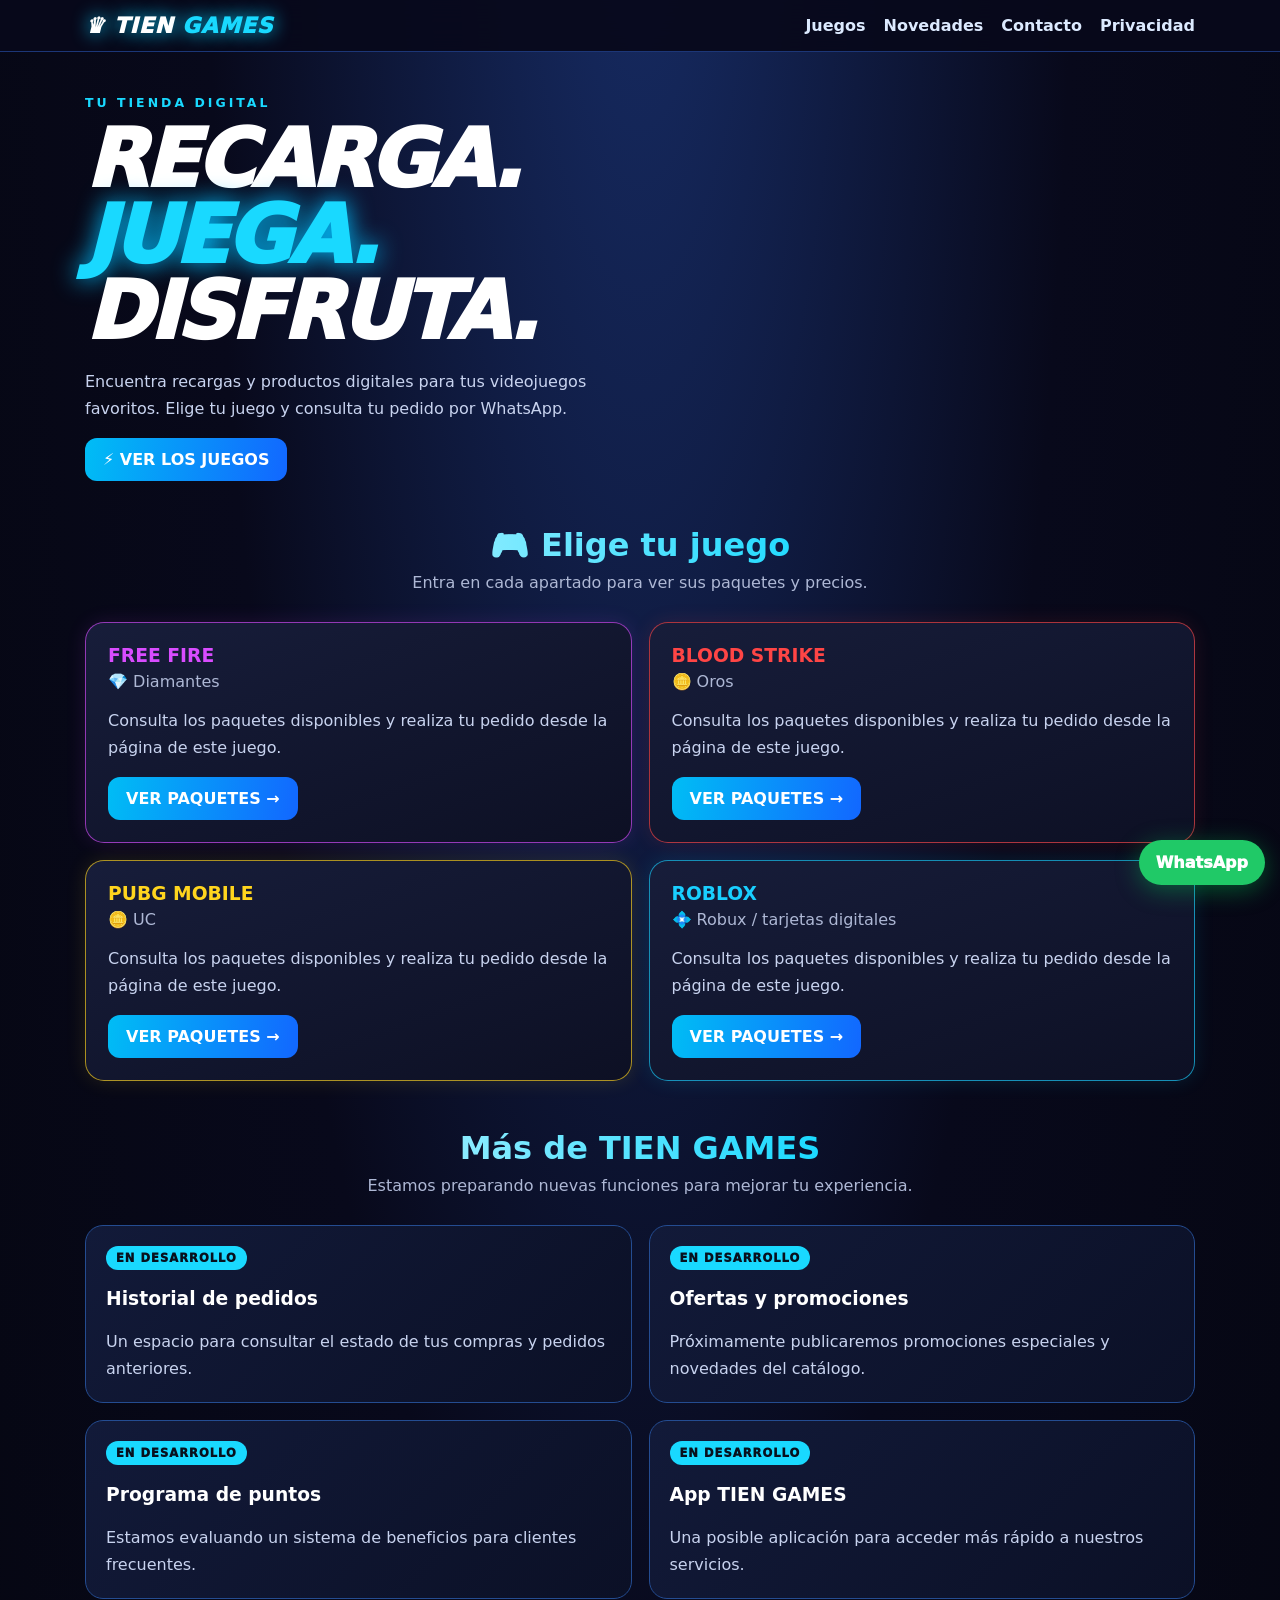
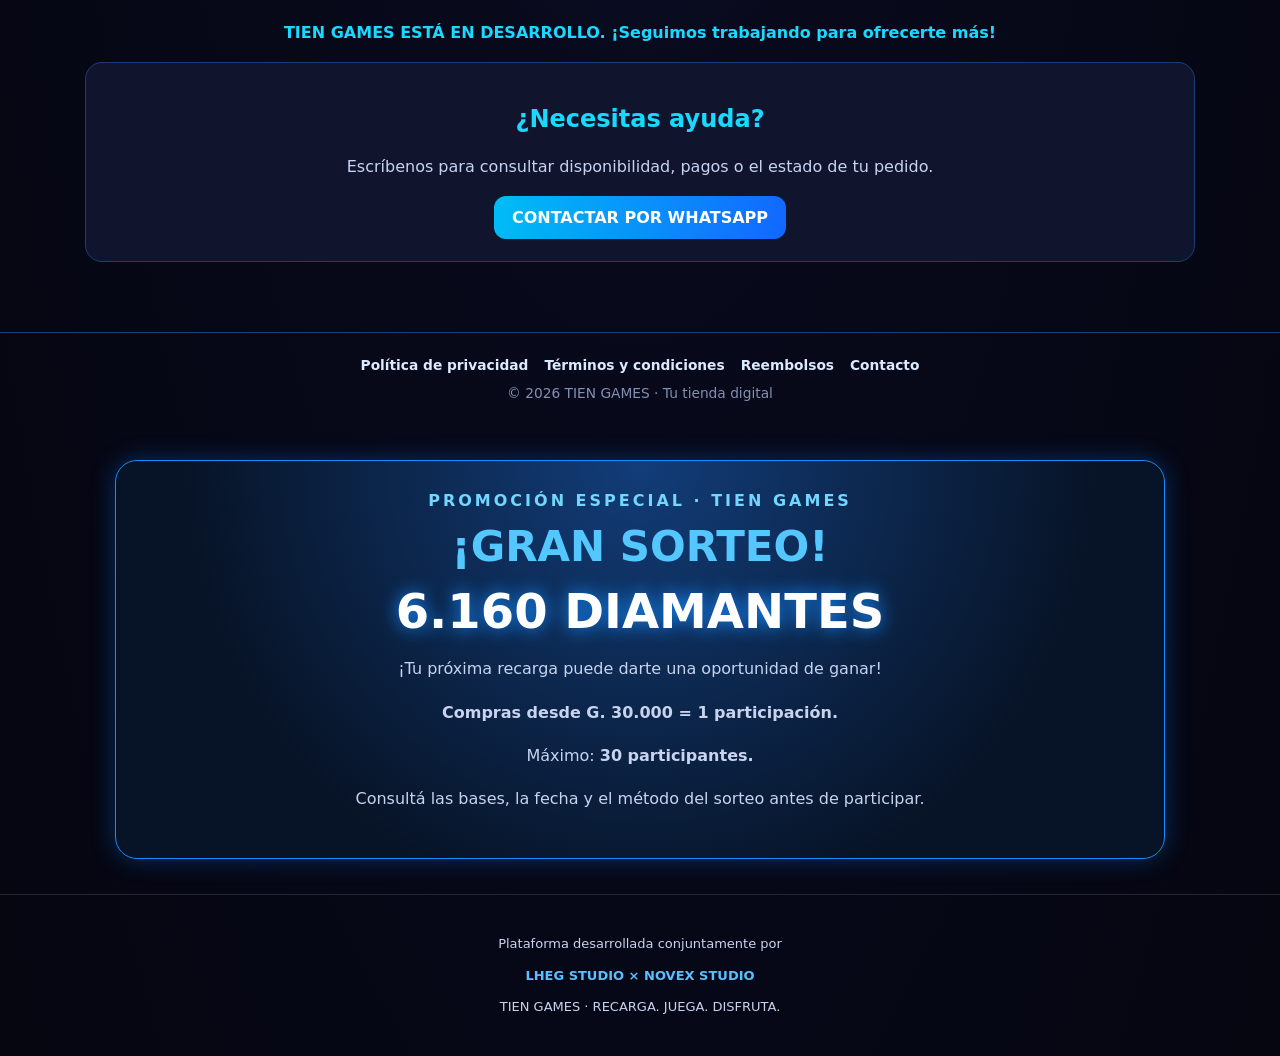
<file: index-respaldo-20261125-003722.html>
<!doctype html><html lang="es" translate="no"><head><meta charset="utf-8"><meta name="viewport" content="width=device-width,initial-scale=1"><meta name="google" content="notranslate"><meta name="theme-color" content="#08091b"><title>Tu tienda digital | TIEN GAMES</title><style>
:root{--bg:#070817;--panel:#11152b;--muted:#aeb8d5;--cyan:#19d9ff;--purple:#b34cff}
*{box-sizing:border-box}html{scroll-behavior:smooth}
body{margin:0;background:radial-gradient(ellipse at 50% -10%,#172d67 0%,#08091b 48%,#050610 100%);color:#fff;font-family:system-ui,-apple-system,Segoe UI,Roboto,Arial,sans-serif}
header{position:sticky;top:0;z-index:10;background:#08091bef;border-bottom:1px solid #1c3677;backdrop-filter:blur(14px)}
nav{max-width:1150px;margin:auto;padding:13px 20px;display:flex;align-items:center;justify-content:space-between;gap:14px}
.brand{font-size:1.35rem;font-weight:1000;letter-spacing:1px;font-style:italic;text-shadow:0 0 18px #08cfff;color:white;text-decoration:none}
.brand span{color:var(--cyan)}.navlinks{display:flex;gap:18px;flex-wrap:wrap}.navlinks a,footer a{color:#dceaff;text-decoration:none;font-weight:700}
main{max-width:1150px;margin:auto;padding:28px 20px 55px}
.hero{display:grid;grid-template-columns:1fr .9fr;gap:25px;align-items:center;margin:15px 0 45px}
.kicker{color:var(--cyan);font-weight:900;letter-spacing:3px;text-transform:uppercase;font-size:.78rem}
h1{font-size:clamp(2.5rem,7vw,5rem);line-height:.95;margin:12px 0 18px;font-weight:1000;font-style:italic;letter-spacing:-3px}
h1 span{color:var(--cyan);text-shadow:0 0 24px #00bfff}
p{color:#c8d3ef;line-height:1.7}.poster{width:100%;max-height:430px;object-fit:cover;object-position:top;border-radius:22px;border:1px solid #347dff;box-shadow:0 0 32px #124bff65}
.cta,.button{display:inline-block;background:linear-gradient(100deg,#00bdf5,#1267ff);color:white;text-decoration:none;font-weight:900;padding:12px 18px;border:0;border-radius:12px}
.section-title{text-align:center;margin:20px 0 25px}.section-title h2{font-size:2rem;margin-bottom:5px}.section-title p{margin-top:0;color:var(--muted)}
.games{display:grid;grid-template-columns:repeat(2,1fr);gap:17px}
.game{background:linear-gradient(160deg,#171d3a,#0d1024);border:1px solid color-mix(in srgb,var(--accent),transparent 35%);border-radius:19px;padding:22px;box-shadow:0 0 20px color-mix(in srgb,var(--accent),transparent 88%)}
.game h2,.game h3{color:var(--accent);margin:0 0 6px}.sub{color:var(--muted);margin-bottom:14px}
.pack{display:flex;justify-content:space-between;align-items:center;gap:8px;padding:11px 0;border-top:1px solid #ffffff16;font-size:.92rem}
.pack b{white-space:nowrap}.pack a{background:var(--accent);color:#06101e;font-weight:900;padding:7px 10px;border-radius:8px;text-decoration:none}
.card{background:#10152d;border:1px solid #1b3d78;border-radius:17px;padding:22px;margin:15px 0}
.card h2{color:var(--cyan)}.back{display:inline-block;margin:0 0 18px;color:var(--cyan);text-decoration:none;font-weight:800}
footer{text-align:center;color:#8390b2;padding:24px 15px;border-top:1px solid #1b3d78;font-size:.86rem}
footer .footlinks{display:flex;justify-content:center;gap:16px;flex-wrap:wrap;margin:0 0 12px}
.float-wa{position:fixed;right:15px;bottom:15px;z-index:20;background:#20c967;color:#fff;text-decoration:none;border-radius:50px;padding:13px 17px;font-weight:950;box-shadow:0 5px 25px #00c85366}
@media(max-width:700px){.hero{grid-template-columns:1fr}.poster{max-height:300px;object-fit:contain;background:#050610}.games{grid-template-columns:1fr}nav{align-items:flex-start;flex-direction:column}.navlinks{gap:13px;font-size:.9rem}main{padding:22px 15px 45px}}

/* TIEN GAMES · Motion Pack */
@keyframes tg-rise{from{opacity:0;transform:translateY(24px)}to{opacity:1;transform:translateY(0)}}
@keyframes tg-glow{0%,100%{filter:drop-shadow(0 0 4px #00cfff55)}50%{filter:drop-shadow(0 0 13px #00cfffaa)}}
@keyframes tg-shine{0%{background-position:0% 50%}100%{background-position:200% 50%}}
body{overflow-x:hidden}
header{animation:tg-rise .55s ease both}
.brand{animation:tg-glow 3.5s ease-in-out infinite}
main>*{animation:tg-rise .7s ease both}
.game,.card{transition:transform .28s ease,border-color .28s ease,box-shadow .28s ease}
.game:hover,.card:hover{transform:translateY(-5px);border-color:#24cfff;box-shadow:0 12px 34px #087dff30}
.cta,.button,.pack a,.float-wa{transition:transform .2s ease,filter .2s ease,box-shadow .2s ease}
.cta:hover,.button:hover,.pack a:hover,.float-wa:hover{transform:translateY(-3px);filter:brightness(1.13);box-shadow:0 8px 25px #087dff55}
.cta:active,.button:active,.pack a:active{transform:scale(.97)}
.section-title h2{background:linear-gradient(90deg,#fff,#19d9ff,#a7aaff,#fff);background-size:200% auto;background-clip:text;-webkit-background-clip:text;color:transparent;animation:tg-shine 7s linear infinite}
.dev-card{position:relative;overflow:hidden;background:linear-gradient(135deg,#121a39,#0b1026);border:1px solid #244c91;border-radius:18px;padding:20px;transition:transform .25s ease,border-color .25s ease}
.dev-card:before{content:"";position:absolute;inset:0 auto 0 -120%;width:70%;background:linear-gradient(100deg,transparent,#ffffff12,transparent);transform:skewX(-20deg);animation:tg-sweep 6s ease-in-out infinite}
@keyframes tg-sweep{0%,65%{left:-120%}100%{left:160%}}
.dev-label{display:inline-block;color:#08101d;background:#19d9ff;border-radius:30px;padding:5px 10px;font-size:.72rem;font-weight:950;letter-spacing:1px}
.dev-card p{margin-bottom:0}
@media(prefers-reduced-motion:reduce){*,*:before,*:after{animation-duration:.01ms!important;animation-iteration-count:1!important;scroll-behavior:auto!important;transition-duration:.01ms!important}}

</style></head><body><header><nav><a class="brand" translate="no" href="index.html">♛ TIEN <span>GAMES</span></a>
    <div class="navlinks"><a href="index.html#juegos">Juegos</a><a href="index.html#novedades">Novedades</a><a href="index.html#contacto">Contacto</a><a href="privacidad.html">Privacidad</a></div></nav></header><main><section class="hero"><div><div class="kicker">Tu tienda digital</div><h1>RECARGA.<br><span>JUEGA.</span><br>DISFRUTA.</h1><p>Encuentra recargas y productos digitales para tus videojuegos favoritos. Elige tu juego y consulta tu pedido por WhatsApp.</p><a class="cta" href="#juegos">⚡ VER LOS JUEGOS</a></div></section>
<section id="juegos"><div class="section-title"><h2>🎮 Elige tu juego</h2><p>Entra en cada apartado para ver sus paquetes y precios.</p></div><div class="games"><article class="game" style="--accent:#d94cff"><h3>FREE FIRE</h3><div class="sub">💎 Diamantes</div><p>Consulta los paquetes disponibles y realiza tu pedido desde la página de este juego.</p><a class="button" href="free-fire.html">VER PAQUETES →</a></article><article class="game" style="--accent:#ff4545"><h3>BLOOD STRIKE</h3><div class="sub">🪙 Oros</div><p>Consulta los paquetes disponibles y realiza tu pedido desde la página de este juego.</p><a class="button" href="blood-strike.html">VER PAQUETES →</a></article><article class="game" style="--accent:#ffd51e"><h3>PUBG MOBILE</h3><div class="sub">🪙 UC</div><p>Consulta los paquetes disponibles y realiza tu pedido desde la página de este juego.</p><a class="button" href="pubg-mobile.html">VER PAQUETES →</a></article><article class="game" style="--accent:#19cfff"><h3>ROBLOX</h3><div class="sub">💠 Robux / tarjetas digitales</div><p>Consulta los paquetes disponibles y realiza tu pedido desde la página de este juego.</p><a class="button" href="roblox.html">VER PAQUETES →</a></article></div></section>

<section id="novedades" style="margin-top:48px">
  <div class="section-title"><h2>Más de TIEN GAMES</h2><p>Estamos preparando nuevas funciones para mejorar tu experiencia.</p></div>
  <div class="games">
    <article class="dev-card"><span class="dev-label">EN DESARROLLO</span><h3>Historial de pedidos</h3><p>Un espacio para consultar el estado de tus compras y pedidos anteriores.</p></article>
    <article class="dev-card"><span class="dev-label">EN DESARROLLO</span><h3>Ofertas y promociones</h3><p>Próximamente publicaremos promociones especiales y novedades del catálogo.</p></article>
    <article class="dev-card"><span class="dev-label">EN DESARROLLO</span><h3>Programa de puntos</h3><p>Estamos evaluando un sistema de beneficios para clientes frecuentes.</p></article>
    <article class="dev-card"><span class="dev-label">EN DESARROLLO</span><h3>App TIEN GAMES</h3><p>Una posible aplicación para acceder más rápido a nuestros servicios.</p></article>
  </div>
  <p style="text-align:center;font-weight:900;color:#19d9ff;margin-top:20px">TIEN GAMES ESTÁ EN DESARROLLO. ¡Seguimos trabajando para ofrecerte más!</p>
</section>

<section class="card" id="contacto" style="text-align:center"><h2>¿Necesitas ayuda?</h2><p>Escríbenos para consultar disponibilidad, pagos o el estado de tu pedido.</p><a class="cta" href="https://wa.me/595993420918?text=Hola%20TIEN%20GAMES%2C%20quiero%20hacer%20una%20consulta." target="_blank" rel="noopener">CONTACTAR POR WHATSAPP</a></section></main><footer><div class="footlinks"><a href="privacidad.html">Política de privacidad</a><a href="terminos.html">Términos y condiciones</a><a href="reembolsos.html">Reembolsos</a><a href="index.html#contacto">Contacto</a></div>© <span class="year"></span> TIEN GAMES · Tu tienda digital</footer>
<script>document.querySelectorAll(".year").forEach(e=>e.textContent=new Date().getFullYear());</script><a class="float-wa" href="https://wa.me/595993420918?text=Hola%20TIEN%20GAMES%2C%20quiero%20hacer%20una%20consulta." target="_blank" rel="noopener">WhatsApp</a>
<script>
(() => {
  const items = document.querySelectorAll('.game,.card,.dev-card,.pack');
  if (!('IntersectionObserver' in window) || window.matchMedia('(prefers-reduced-motion: reduce)').matches) return;
  items.forEach(el => el.classList.add('tg-pending'));
  const style = document.createElement('style');
  style.textContent = '.tg-pending{opacity:0;transform:translateY(18px);transition:opacity .55s ease,transform .55s ease}.tg-pending.tg-visible{opacity:1;transform:translateY(0)}';
  document.head.appendChild(style);
  const observer = new IntersectionObserver(entries => entries.forEach(entry => {
    if(entry.isIntersecting){entry.target.classList.add('tg-visible');observer.unobserve(entry.target);}
  }), {threshold:.08});
  items.forEach(el => observer.observe(el));
})();
</script>


<style>
#tien-sorteo-6160 {
  margin: 35px auto;
  padding: 30px 20px;
  max-width: 1050px;
  text-align: center;
  color: white;
  border: 1px solid #168bff;
  border-radius: 22px;
  background: radial-gradient(circle at top, #123d79, #071326 70%);
  box-shadow: 0 0 25px #087bff55;
  animation: tienGlow 3s ease-in-out infinite alternate;
}
#tien-sorteo-6160 h2 {
  font-size: clamp(25px, 5vw, 42px);
  margin: 12px 0;
  color: #55c7ff;
}
#tien-sorteo-6160 .premio {
  font-size: clamp(28px, 6vw, 48px);
  font-weight: 900;
  color: #fff;
  text-shadow: 0 0 18px #168bff;
}
#tien-sorteo-6160 p { line-height: 1.7; }
#tien-sorteo-6160 .sorteo-etiqueta {
  color: #72d6ff;
  font-weight: 800;
  letter-spacing: 3px;
}
@keyframes tienGlow {
  from { box-shadow: 0 0 12px #087bff44; }
  to { box-shadow: 0 0 32px #087bff99; }
}
.tien-creditos {
  padding: 25px 12px;
  text-align: center;
  color: #aebed4;
  font-size: 13px;
  border-top: 1px solid #ffffff20;
}
.tien-creditos strong { color: #59bfff; }
</style>

<section id="tien-sorteo-6160">
  <div class="sorteo-etiqueta">PROMOCIÓN ESPECIAL · TIEN GAMES</div>
  <h2>¡GRAN SORTEO!</h2>
  <div class="premio">6.160 DIAMANTES</div>
  <p>¡Tu próxima recarga puede darte una oportunidad de ganar!</p>
  <p><strong>Compras desde G. 30.000 = 1 participación.</strong></p>
  <p>Máximo: <strong>30 participantes.</strong></p>
  <p>Consultá las bases, la fecha y el método del sorteo antes de participar.</p>
</section>

<footer class="tien-creditos">
  <p>Plataforma desarrollada conjuntamente por</p>
  <strong>LHEG STUDIO × NOVEX STUDIO</strong>
  <p>TIEN GAMES · RECARGA. JUEGA. DISFRUTA.</p>
</footer>

</body></html>
</file>
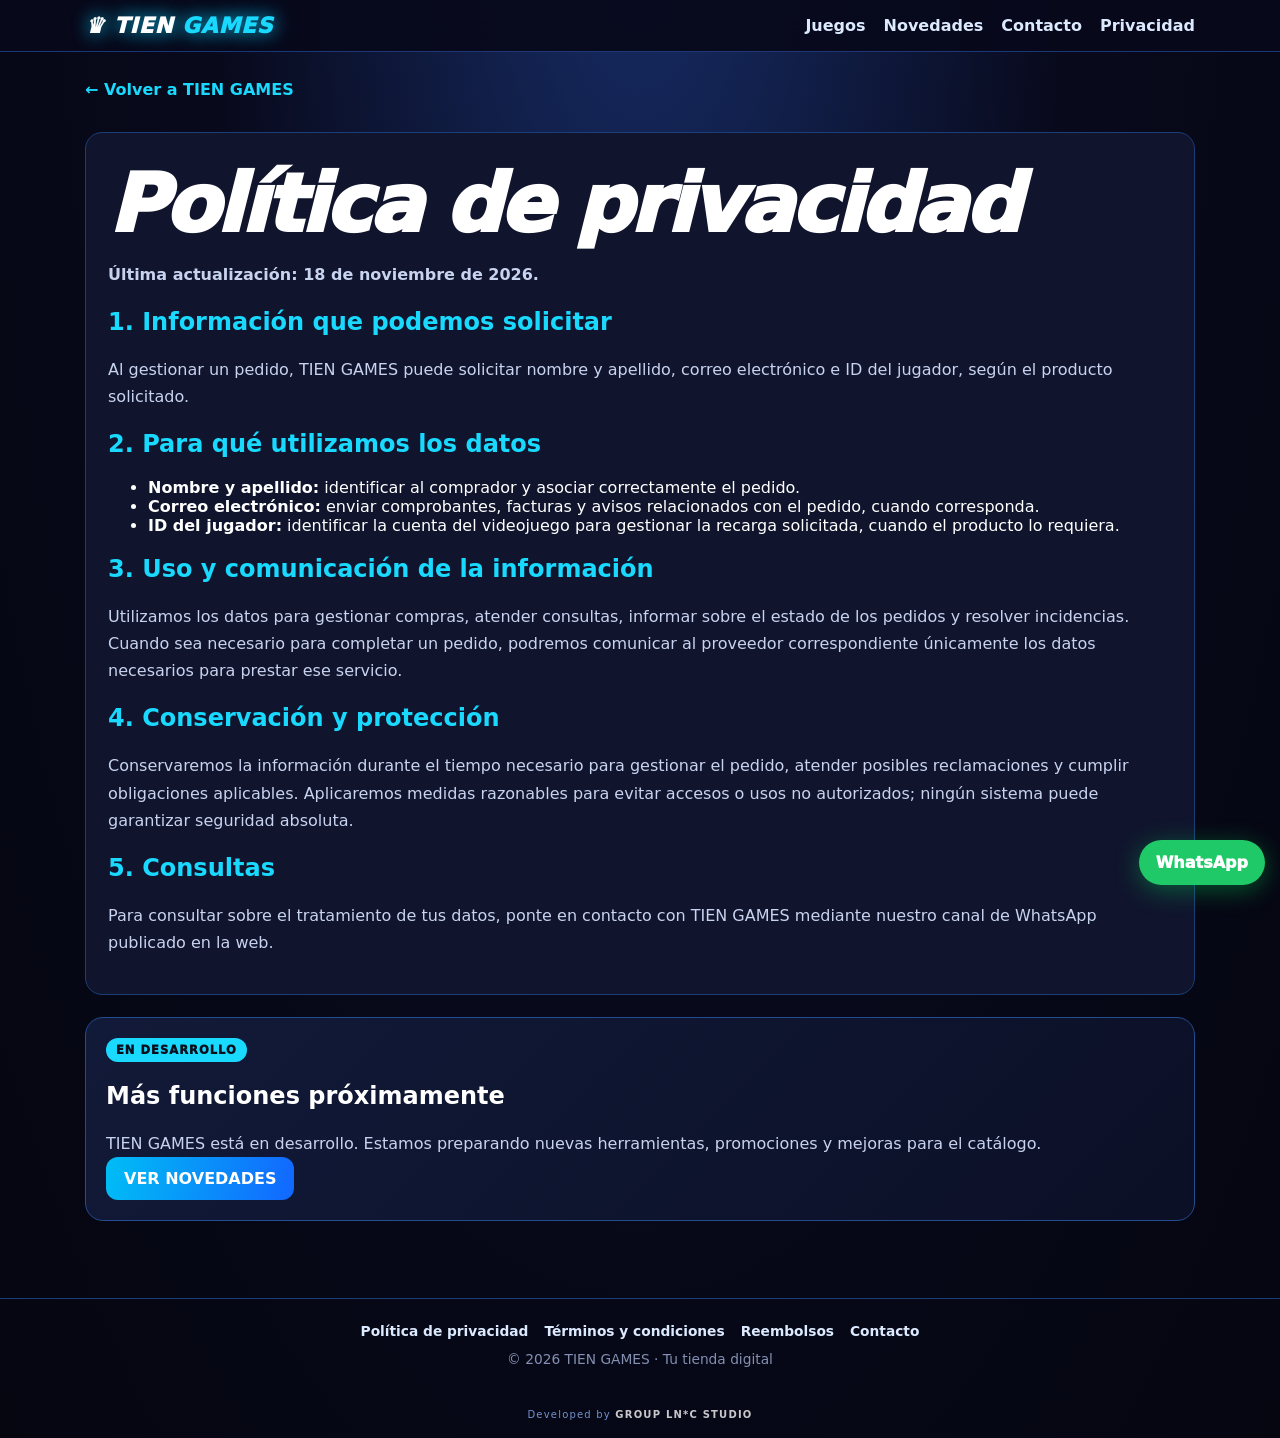
<file: privacidad.html>
<!doctype html><html lang="es" translate="no"><head><meta charset="utf-8"><meta name="viewport" content="width=device-width,initial-scale=1"><meta name="google" content="notranslate"><meta name="theme-color" content="#08091b"><title>Política de privacidad | TIEN GAMES</title><style>
:root{--bg:#070817;--panel:#11152b;--muted:#aeb8d5;--cyan:#19d9ff;--purple:#b34cff}
*{box-sizing:border-box}html{scroll-behavior:smooth}
body{margin:0;background:radial-gradient(ellipse at 50% -10%,#172d67 0%,#08091b 48%,#050610 100%);color:#fff;font-family:system-ui,-apple-system,Segoe UI,Roboto,Arial,sans-serif}
header{position:sticky;top:0;z-index:10;background:#08091bef;border-bottom:1px solid #1c3677;backdrop-filter:blur(14px)}
nav{max-width:1150px;margin:auto;padding:13px 20px;display:flex;align-items:center;justify-content:space-between;gap:14px}
.brand{font-size:1.35rem;font-weight:1000;letter-spacing:1px;font-style:italic;text-shadow:0 0 18px #08cfff;color:white;text-decoration:none}
.brand span{color:var(--cyan)}.navlinks{display:flex;gap:18px;flex-wrap:wrap}.navlinks a,footer a{color:#dceaff;text-decoration:none;font-weight:700}
main{max-width:1150px;margin:auto;padding:28px 20px 55px}
.hero{display:grid;grid-template-columns:1fr .9fr;gap:25px;align-items:center;margin:15px 0 45px}
.kicker{color:var(--cyan);font-weight:900;letter-spacing:3px;text-transform:uppercase;font-size:.78rem}
h1{font-size:clamp(2.5rem,7vw,5rem);line-height:.95;margin:12px 0 18px;font-weight:1000;font-style:italic;letter-spacing:-3px}
h1 span{color:var(--cyan);text-shadow:0 0 24px #00bfff}
p{color:#c8d3ef;line-height:1.7}.poster{width:100%;max-height:430px;object-fit:cover;object-position:top;border-radius:22px;border:1px solid #347dff;box-shadow:0 0 32px #124bff65}
.cta,.button{display:inline-block;background:linear-gradient(100deg,#00bdf5,#1267ff);color:white;text-decoration:none;font-weight:900;padding:12px 18px;border:0;border-radius:12px}
.section-title{text-align:center;margin:20px 0 25px}.section-title h2{font-size:2rem;margin-bottom:5px}.section-title p{margin-top:0;color:var(--muted)}
.games{display:grid;grid-template-columns:repeat(2,1fr);gap:17px}
.game{background:linear-gradient(160deg,#171d3a,#0d1024);border:1px solid color-mix(in srgb,var(--accent),transparent 35%);border-radius:19px;padding:22px;box-shadow:0 0 20px color-mix(in srgb,var(--accent),transparent 88%)}
.game h2,.game h3{color:var(--accent);margin:0 0 6px}.sub{color:var(--muted);margin-bottom:14px}
.pack{display:flex;justify-content:space-between;align-items:center;gap:8px;padding:11px 0;border-top:1px solid #ffffff16;font-size:.92rem}
.pack b{white-space:nowrap}.pack a{background:var(--accent);color:#06101e;font-weight:900;padding:7px 10px;border-radius:8px;text-decoration:none}
.card{background:#10152d;border:1px solid #1b3d78;border-radius:17px;padding:22px;margin:15px 0}
.card h2{color:var(--cyan)}.back{display:inline-block;margin:0 0 18px;color:var(--cyan);text-decoration:none;font-weight:800}
footer{text-align:center;color:#8390b2;padding:24px 15px;border-top:1px solid #1b3d78;font-size:.86rem}
footer .footlinks{display:flex;justify-content:center;gap:16px;flex-wrap:wrap;margin:0 0 12px}
.float-wa{position:fixed;right:15px;bottom:15px;z-index:20;background:#20c967;color:#fff;text-decoration:none;border-radius:50px;padding:13px 17px;font-weight:950;box-shadow:0 5px 25px #00c85366}
@media(max-width:700px){.hero{grid-template-columns:1fr}.poster{max-height:300px;object-fit:contain;background:#050610}.games{grid-template-columns:1fr}nav{align-items:flex-start;flex-direction:column}.navlinks{gap:13px;font-size:.9rem}main{padding:22px 15px 45px}}

/* TIEN GAMES · Motion Pack */
@keyframes tg-rise{from{opacity:0;transform:translateY(24px)}to{opacity:1;transform:translateY(0)}}
@keyframes tg-glow{0%,100%{filter:drop-shadow(0 0 4px #00cfff55)}50%{filter:drop-shadow(0 0 13px #00cfffaa)}}
@keyframes tg-shine{0%{background-position:0% 50%}100%{background-position:200% 50%}}
body{overflow-x:hidden}
header{animation:tg-rise .55s ease both}
.brand{animation:tg-glow 3.5s ease-in-out infinite}
main>*{animation:tg-rise .7s ease both}
.game,.card{transition:transform .28s ease,border-color .28s ease,box-shadow .28s ease}
.game:hover,.card:hover{transform:translateY(-5px);border-color:#24cfff;box-shadow:0 12px 34px #087dff30}
.cta,.button,.pack a,.float-wa{transition:transform .2s ease,filter .2s ease,box-shadow .2s ease}
.cta:hover,.button:hover,.pack a:hover,.float-wa:hover{transform:translateY(-3px);filter:brightness(1.13);box-shadow:0 8px 25px #087dff55}
.cta:active,.button:active,.pack a:active{transform:scale(.97)}
.section-title h2{background:linear-gradient(90deg,#fff,#19d9ff,#a7aaff,#fff);background-size:200% auto;background-clip:text;-webkit-background-clip:text;color:transparent;animation:tg-shine 7s linear infinite}
.dev-card{position:relative;overflow:hidden;background:linear-gradient(135deg,#121a39,#0b1026);border:1px solid #244c91;border-radius:18px;padding:20px;transition:transform .25s ease,border-color .25s ease}
.dev-card:before{content:"";position:absolute;inset:0 auto 0 -120%;width:70%;background:linear-gradient(100deg,transparent,#ffffff12,transparent);transform:skewX(-20deg);animation:tg-sweep 6s ease-in-out infinite}
@keyframes tg-sweep{0%,65%{left:-120%}100%{left:160%}}
.dev-label{display:inline-block;color:#08101d;background:#19d9ff;border-radius:30px;padding:5px 10px;font-size:.72rem;font-weight:950;letter-spacing:1px}
.dev-card p{margin-bottom:0}
@media(prefers-reduced-motion:reduce){*,*:before,*:after{animation-duration:.01ms!important;animation-iteration-count:1!important;scroll-behavior:auto!important;transition-duration:.01ms!important}}

</style>
<style id="group-ln-style">
.group-ln-credit {
  display:block;
  width:fit-content;
  margin:12px auto;
  padding:6px 12px;
  color:#91baff;
  font-size:10px;
  font-weight:500;
  letter-spacing:1.2px;
  text-align:center;
  opacity:.78;
}
.group-ln-credit strong {
  color:#fff;
  font-weight:700;
}
.group-ln-welcome {
  position:fixed;
  inset:0;
  z-index:99999;
  display:flex;
  flex-direction:column;
  justify-content:center;
  align-items:center;
  gap:12px;
  background:radial-gradient(circle at center,#102b55,#050914 70%);
  color:white;
  animation:lnFadeOut 1s ease 2s forwards;
  pointer-events:none;
}
.group-ln-welcome h2 {
  margin:0;
  font-size:clamp(26px,7vw,48px);
  letter-spacing:3px;
}
.group-ln-welcome p {
  color:#91baff;
  font-size:11px;
  letter-spacing:2px;
}
@keyframes lnFadeOut {
  to { opacity:0; visibility:hidden; }
}
</style>

</head><body><header><nav><a class="brand" translate="no" href="index.html">♛ TIEN <span>GAMES</span></a>
    <div class="navlinks"><a href="index.html#juegos">Juegos</a><a href="index.html#novedades">Novedades</a><a href="index.html#contacto">Contacto</a><a href="privacidad.html">Privacidad</a></div></nav></header><main><a class="back" href="index.html">← Volver a TIEN GAMES</a><section class="card">
<h1>Política de privacidad</h1><p><b>Última actualización: 18 de noviembre de 2026.</b></p>
<h2>1. Información que podemos solicitar</h2><p>Al gestionar un pedido, TIEN GAMES puede solicitar nombre y apellido, correo electrónico e ID del jugador, según el producto solicitado.</p>
<h2>2. Para qué utilizamos los datos</h2><ul><li><b>Nombre y apellido:</b> identificar al comprador y asociar correctamente el pedido.</li><li><b>Correo electrónico:</b> enviar comprobantes, facturas y avisos relacionados con el pedido, cuando corresponda.</li><li><b>ID del jugador:</b> identificar la cuenta del videojuego para gestionar la recarga solicitada, cuando el producto lo requiera.</li></ul>
<h2>3. Uso y comunicación de la información</h2><p>Utilizamos los datos para gestionar compras, atender consultas, informar sobre el estado de los pedidos y resolver incidencias. Cuando sea necesario para completar un pedido, podremos comunicar al proveedor correspondiente únicamente los datos necesarios para prestar ese servicio.</p>
<h2>4. Conservación y protección</h2><p>Conservaremos la información durante el tiempo necesario para gestionar el pedido, atender posibles reclamaciones y cumplir obligaciones aplicables. Aplicaremos medidas razonables para evitar accesos o usos no autorizados; ningún sistema puede garantizar seguridad absoluta.</p>
<h2>5. Consultas</h2><p>Para consultar sobre el tratamiento de tus datos, ponte en contacto con TIEN GAMES mediante nuestro canal de WhatsApp publicado en la web.</p>
</section>
<section class="dev-card" style="margin:22px 0">
  <span class="dev-label">EN DESARROLLO</span>
  <h2>Más funciones próximamente</h2>
  <p>TIEN GAMES está en desarrollo. Estamos preparando nuevas herramientas, promociones y mejoras para el catálogo.</p>
  <a class="button" href="index.html#novedades">VER NOVEDADES</a>
</section>

</main><footer><div class="footlinks"><a href="privacidad.html">Política de privacidad</a><a href="terminos.html">Términos y condiciones</a><a href="reembolsos.html">Reembolsos</a><a href="index.html#contacto">Contacto</a></div>© <span class="year"></span> TIEN GAMES · Tu tienda digital</footer>
<script>document.querySelectorAll(".year").forEach(e=>e.textContent=new Date().getFullYear());</script><a class="float-wa" href="https://wa.me/595993420918?text=Hola%20TIEN%20GAMES%2C%20quiero%20hacer%20una%20consulta." target="_blank" rel="noopener">WhatsApp</a>
<script>
(() => {
  const items = document.querySelectorAll('.game,.card,.dev-card,.pack');
  if (!('IntersectionObserver' in window) || window.matchMedia('(prefers-reduced-motion: reduce)').matches) return;
  items.forEach(el => el.classList.add('tg-pending'));
  const style = document.createElement('style');
  style.textContent = '.tg-pending{opacity:0;transform:translateY(18px);transition:opacity .55s ease,transform .55s ease}.tg-pending.tg-visible{opacity:1;transform:translateY(0)}';
  document.head.appendChild(style);
  const observer = new IntersectionObserver(entries => entries.forEach(entry => {
    if(entry.isIntersecting){entry.target.classList.add('tg-visible');observer.unobserve(entry.target);}
  }), {threshold:.08});
  items.forEach(el => observer.observe(el));
})();
</script>


<div class="group-ln-credit">Developed by <strong>GROUP LN*C STUDIO</strong></div>

</body></html>
</file>
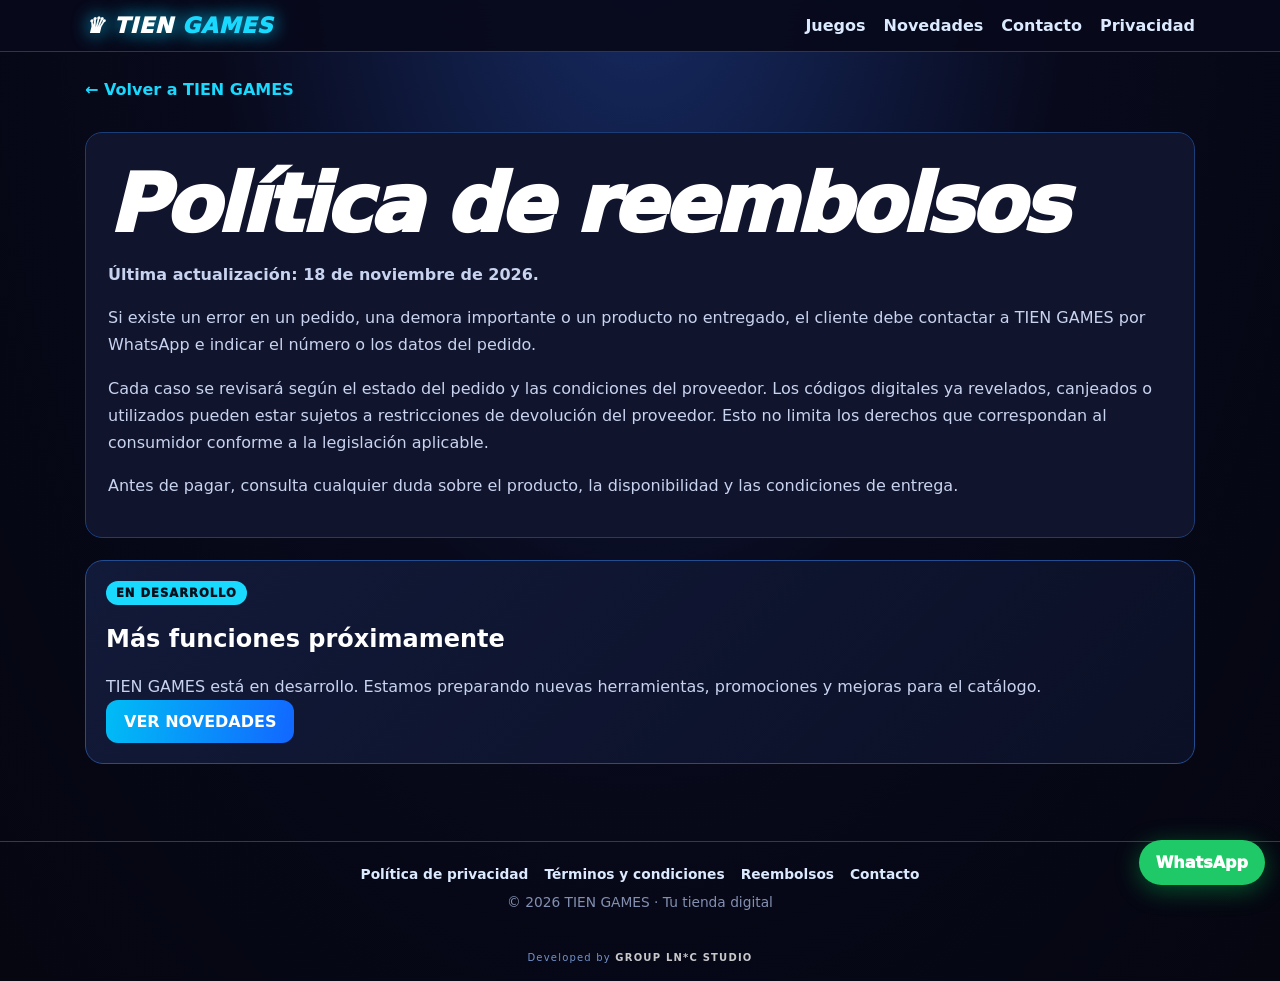
<file: reembolsos.html>
<!doctype html><html lang="es" translate="no"><head><meta charset="utf-8"><meta name="viewport" content="width=device-width,initial-scale=1"><meta name="google" content="notranslate"><meta name="theme-color" content="#08091b"><title>Política de reembolsos | TIEN GAMES</title><style>
:root{--bg:#070817;--panel:#11152b;--muted:#aeb8d5;--cyan:#19d9ff;--purple:#b34cff}
*{box-sizing:border-box}html{scroll-behavior:smooth}
body{margin:0;background:radial-gradient(ellipse at 50% -10%,#172d67 0%,#08091b 48%,#050610 100%);color:#fff;font-family:system-ui,-apple-system,Segoe UI,Roboto,Arial,sans-serif}
header{position:sticky;top:0;z-index:10;background:#08091bef;border-bottom:1px solid #1c3677;backdrop-filter:blur(14px)}
nav{max-width:1150px;margin:auto;padding:13px 20px;display:flex;align-items:center;justify-content:space-between;gap:14px}
.brand{font-size:1.35rem;font-weight:1000;letter-spacing:1px;font-style:italic;text-shadow:0 0 18px #08cfff;color:white;text-decoration:none}
.brand span{color:var(--cyan)}.navlinks{display:flex;gap:18px;flex-wrap:wrap}.navlinks a,footer a{color:#dceaff;text-decoration:none;font-weight:700}
main{max-width:1150px;margin:auto;padding:28px 20px 55px}
.hero{display:grid;grid-template-columns:1fr .9fr;gap:25px;align-items:center;margin:15px 0 45px}
.kicker{color:var(--cyan);font-weight:900;letter-spacing:3px;text-transform:uppercase;font-size:.78rem}
h1{font-size:clamp(2.5rem,7vw,5rem);line-height:.95;margin:12px 0 18px;font-weight:1000;font-style:italic;letter-spacing:-3px}
h1 span{color:var(--cyan);text-shadow:0 0 24px #00bfff}
p{color:#c8d3ef;line-height:1.7}.poster{width:100%;max-height:430px;object-fit:cover;object-position:top;border-radius:22px;border:1px solid #347dff;box-shadow:0 0 32px #124bff65}
.cta,.button{display:inline-block;background:linear-gradient(100deg,#00bdf5,#1267ff);color:white;text-decoration:none;font-weight:900;padding:12px 18px;border:0;border-radius:12px}
.section-title{text-align:center;margin:20px 0 25px}.section-title h2{font-size:2rem;margin-bottom:5px}.section-title p{margin-top:0;color:var(--muted)}
.games{display:grid;grid-template-columns:repeat(2,1fr);gap:17px}
.game{background:linear-gradient(160deg,#171d3a,#0d1024);border:1px solid color-mix(in srgb,var(--accent),transparent 35%);border-radius:19px;padding:22px;box-shadow:0 0 20px color-mix(in srgb,var(--accent),transparent 88%)}
.game h2,.game h3{color:var(--accent);margin:0 0 6px}.sub{color:var(--muted);margin-bottom:14px}
.pack{display:flex;justify-content:space-between;align-items:center;gap:8px;padding:11px 0;border-top:1px solid #ffffff16;font-size:.92rem}
.pack b{white-space:nowrap}.pack a{background:var(--accent);color:#06101e;font-weight:900;padding:7px 10px;border-radius:8px;text-decoration:none}
.card{background:#10152d;border:1px solid #1b3d78;border-radius:17px;padding:22px;margin:15px 0}
.card h2{color:var(--cyan)}.back{display:inline-block;margin:0 0 18px;color:var(--cyan);text-decoration:none;font-weight:800}
footer{text-align:center;color:#8390b2;padding:24px 15px;border-top:1px solid #1b3d78;font-size:.86rem}
footer .footlinks{display:flex;justify-content:center;gap:16px;flex-wrap:wrap;margin:0 0 12px}
.float-wa{position:fixed;right:15px;bottom:15px;z-index:20;background:#20c967;color:#fff;text-decoration:none;border-radius:50px;padding:13px 17px;font-weight:950;box-shadow:0 5px 25px #00c85366}
@media(max-width:700px){.hero{grid-template-columns:1fr}.poster{max-height:300px;object-fit:contain;background:#050610}.games{grid-template-columns:1fr}nav{align-items:flex-start;flex-direction:column}.navlinks{gap:13px;font-size:.9rem}main{padding:22px 15px 45px}}

/* TIEN GAMES · Motion Pack */
@keyframes tg-rise{from{opacity:0;transform:translateY(24px)}to{opacity:1;transform:translateY(0)}}
@keyframes tg-glow{0%,100%{filter:drop-shadow(0 0 4px #00cfff55)}50%{filter:drop-shadow(0 0 13px #00cfffaa)}}
@keyframes tg-shine{0%{background-position:0% 50%}100%{background-position:200% 50%}}
body{overflow-x:hidden}
header{animation:tg-rise .55s ease both}
.brand{animation:tg-glow 3.5s ease-in-out infinite}
main>*{animation:tg-rise .7s ease both}
.game,.card{transition:transform .28s ease,border-color .28s ease,box-shadow .28s ease}
.game:hover,.card:hover{transform:translateY(-5px);border-color:#24cfff;box-shadow:0 12px 34px #087dff30}
.cta,.button,.pack a,.float-wa{transition:transform .2s ease,filter .2s ease,box-shadow .2s ease}
.cta:hover,.button:hover,.pack a:hover,.float-wa:hover{transform:translateY(-3px);filter:brightness(1.13);box-shadow:0 8px 25px #087dff55}
.cta:active,.button:active,.pack a:active{transform:scale(.97)}
.section-title h2{background:linear-gradient(90deg,#fff,#19d9ff,#a7aaff,#fff);background-size:200% auto;background-clip:text;-webkit-background-clip:text;color:transparent;animation:tg-shine 7s linear infinite}
.dev-card{position:relative;overflow:hidden;background:linear-gradient(135deg,#121a39,#0b1026);border:1px solid #244c91;border-radius:18px;padding:20px;transition:transform .25s ease,border-color .25s ease}
.dev-card:before{content:"";position:absolute;inset:0 auto 0 -120%;width:70%;background:linear-gradient(100deg,transparent,#ffffff12,transparent);transform:skewX(-20deg);animation:tg-sweep 6s ease-in-out infinite}
@keyframes tg-sweep{0%,65%{left:-120%}100%{left:160%}}
.dev-label{display:inline-block;color:#08101d;background:#19d9ff;border-radius:30px;padding:5px 10px;font-size:.72rem;font-weight:950;letter-spacing:1px}
.dev-card p{margin-bottom:0}
@media(prefers-reduced-motion:reduce){*,*:before,*:after{animation-duration:.01ms!important;animation-iteration-count:1!important;scroll-behavior:auto!important;transition-duration:.01ms!important}}

</style>
<style id="group-ln-style">
.group-ln-credit {
  display:block;
  width:fit-content;
  margin:12px auto;
  padding:6px 12px;
  color:#91baff;
  font-size:10px;
  font-weight:500;
  letter-spacing:1.2px;
  text-align:center;
  opacity:.78;
}
.group-ln-credit strong {
  color:#fff;
  font-weight:700;
}
.group-ln-welcome {
  position:fixed;
  inset:0;
  z-index:99999;
  display:flex;
  flex-direction:column;
  justify-content:center;
  align-items:center;
  gap:12px;
  background:radial-gradient(circle at center,#102b55,#050914 70%);
  color:white;
  animation:lnFadeOut 1s ease 2s forwards;
  pointer-events:none;
}
.group-ln-welcome h2 {
  margin:0;
  font-size:clamp(26px,7vw,48px);
  letter-spacing:3px;
}
.group-ln-welcome p {
  color:#91baff;
  font-size:11px;
  letter-spacing:2px;
}
@keyframes lnFadeOut {
  to { opacity:0; visibility:hidden; }
}
</style>

</head><body><header><nav><a class="brand" translate="no" href="index.html">♛ TIEN <span>GAMES</span></a>
    <div class="navlinks"><a href="index.html#juegos">Juegos</a><a href="index.html#novedades">Novedades</a><a href="index.html#contacto">Contacto</a><a href="privacidad.html">Privacidad</a></div></nav></header><main><a class="back" href="index.html">← Volver a TIEN GAMES</a><section class="card"><h1>Política de reembolsos</h1><p><b>Última actualización: 18 de noviembre de 2026.</b></p>
<p>Si existe un error en un pedido, una demora importante o un producto no entregado, el cliente debe contactar a TIEN GAMES por WhatsApp e indicar el número o los datos del pedido.</p>
<p>Cada caso se revisará según el estado del pedido y las condiciones del proveedor. Los códigos digitales ya revelados, canjeados o utilizados pueden estar sujetos a restricciones de devolución del proveedor. Esto no limita los derechos que correspondan al consumidor conforme a la legislación aplicable.</p>
<p>Antes de pagar, consulta cualquier duda sobre el producto, la disponibilidad y las condiciones de entrega.</p></section>
<section class="dev-card" style="margin:22px 0">
  <span class="dev-label">EN DESARROLLO</span>
  <h2>Más funciones próximamente</h2>
  <p>TIEN GAMES está en desarrollo. Estamos preparando nuevas herramientas, promociones y mejoras para el catálogo.</p>
  <a class="button" href="index.html#novedades">VER NOVEDADES</a>
</section>

</main><footer><div class="footlinks"><a href="privacidad.html">Política de privacidad</a><a href="terminos.html">Términos y condiciones</a><a href="reembolsos.html">Reembolsos</a><a href="index.html#contacto">Contacto</a></div>© <span class="year"></span> TIEN GAMES · Tu tienda digital</footer>
<script>document.querySelectorAll(".year").forEach(e=>e.textContent=new Date().getFullYear());</script><a class="float-wa" href="https://wa.me/595993420918?text=Hola%20TIEN%20GAMES%2C%20quiero%20hacer%20una%20consulta." target="_blank" rel="noopener">WhatsApp</a>
<script>
(() => {
  const items = document.querySelectorAll('.game,.card,.dev-card,.pack');
  if (!('IntersectionObserver' in window) || window.matchMedia('(prefers-reduced-motion: reduce)').matches) return;
  items.forEach(el => el.classList.add('tg-pending'));
  const style = document.createElement('style');
  style.textContent = '.tg-pending{opacity:0;transform:translateY(18px);transition:opacity .55s ease,transform .55s ease}.tg-pending.tg-visible{opacity:1;transform:translateY(0)}';
  document.head.appendChild(style);
  const observer = new IntersectionObserver(entries => entries.forEach(entry => {
    if(entry.isIntersecting){entry.target.classList.add('tg-visible');observer.unobserve(entry.target);}
  }), {threshold:.08});
  items.forEach(el => observer.observe(el));
})();
</script>


<div class="group-ln-credit">Developed by <strong>GROUP LN*C STUDIO</strong></div>

</body></html>
</file>
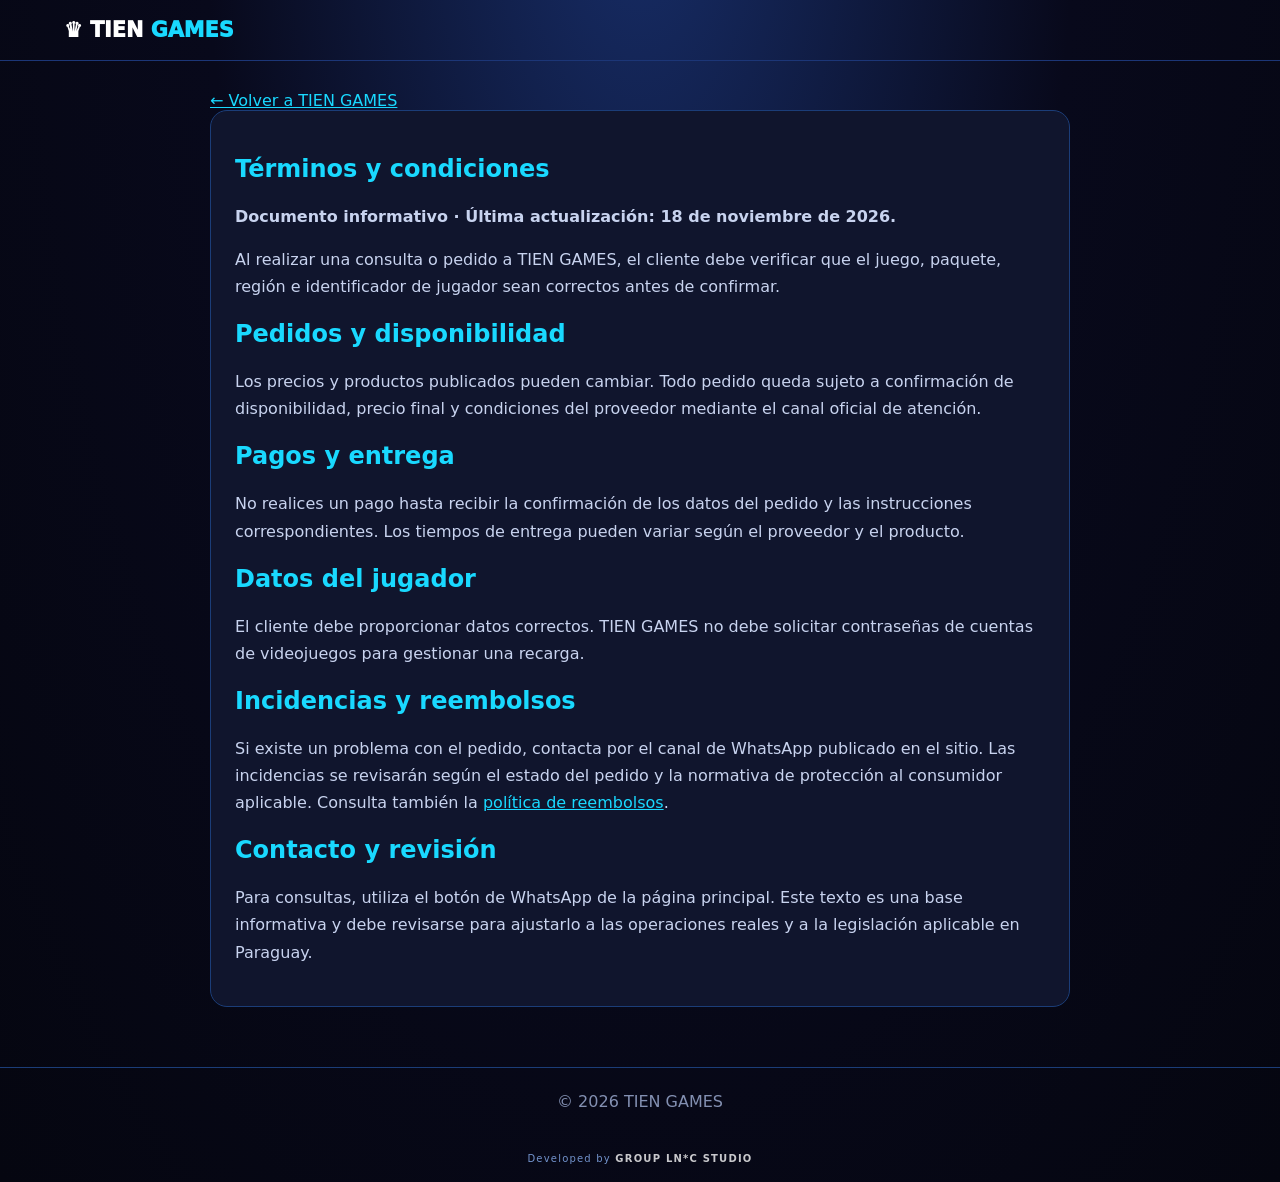
<file: terminos.html>
<!doctype html>
<html lang="es"><head><meta charset="utf-8"><meta name="viewport" content="width=device-width,initial-scale=1"><meta name="theme-color" content="#08091b"><title>Términos y condiciones | TIEN GAMES</title>
<style>
*{box-sizing:border-box}body{margin:0;background:radial-gradient(ellipse at 50% -10%,#172d67 0%,#08091b 48%,#050610 100%);color:#fff;font-family:system-ui,Arial,sans-serif}header{padding:18px 5%;border-bottom:1px solid #1c3677}.brand{color:#fff;font-weight:1000;text-decoration:none;font-size:1.3rem}.brand span{color:#19d9ff}main{max-width:900px;margin:auto;padding:30px 20px 60px}.card{background:#10152d;border:1px solid #1b3d78;border-radius:17px;padding:24px}h1,h2{color:#19d9ff}p,li{color:#c8d3ef;line-height:1.7}a{color:#19d9ff}footer{text-align:center;color:#8390b2;padding:24px;border-top:1px solid #1b3d78}
</style>
<style id="group-ln-style">
.group-ln-credit {
  display:block;
  width:fit-content;
  margin:12px auto;
  padding:6px 12px;
  color:#91baff;
  font-size:10px;
  font-weight:500;
  letter-spacing:1.2px;
  text-align:center;
  opacity:.78;
}
.group-ln-credit strong {
  color:#fff;
  font-weight:700;
}
.group-ln-welcome {
  position:fixed;
  inset:0;
  z-index:99999;
  display:flex;
  flex-direction:column;
  justify-content:center;
  align-items:center;
  gap:12px;
  background:radial-gradient(circle at center,#102b55,#050914 70%);
  color:white;
  animation:lnFadeOut 1s ease 2s forwards;
  pointer-events:none;
}
.group-ln-welcome h2 {
  margin:0;
  font-size:clamp(26px,7vw,48px);
  letter-spacing:3px;
}
.group-ln-welcome p {
  color:#91baff;
  font-size:11px;
  letter-spacing:2px;
}
@keyframes lnFadeOut {
  to { opacity:0; visibility:hidden; }
}
</style>

</head><body><header><a class="brand" href="index.html">♛ TIEN <span>GAMES</span></a></header><main><a href="index.html">← Volver a TIEN GAMES</a><section class="card"><h1>Términos y condiciones</h1><p><b>Documento informativo · Última actualización: 18 de noviembre de 2026.</b></p>
<p>Al realizar una consulta o pedido a TIEN GAMES, el cliente debe verificar que el juego, paquete, región e identificador de jugador sean correctos antes de confirmar.</p>
<h2>Pedidos y disponibilidad</h2><p>Los precios y productos publicados pueden cambiar. Todo pedido queda sujeto a confirmación de disponibilidad, precio final y condiciones del proveedor mediante el canal oficial de atención.</p>
<h2>Pagos y entrega</h2><p>No realices un pago hasta recibir la confirmación de los datos del pedido y las instrucciones correspondientes. Los tiempos de entrega pueden variar según el proveedor y el producto.</p>
<h2>Datos del jugador</h2><p>El cliente debe proporcionar datos correctos. TIEN GAMES no debe solicitar contraseñas de cuentas de videojuegos para gestionar una recarga.</p>
<h2>Incidencias y reembolsos</h2><p>Si existe un problema con el pedido, contacta por el canal de WhatsApp publicado en el sitio. Las incidencias se revisarán según el estado del pedido y la normativa de protección al consumidor aplicable. Consulta también la <a href="reembolsos.html">política de reembolsos</a>.</p>
<h2>Contacto y revisión</h2><p>Para consultas, utiliza el botón de WhatsApp de la página principal. Este texto es una base informativa y debe revisarse para ajustarlo a las operaciones reales y a la legislación aplicable en Paraguay.</p></section></main><footer>© <span id="year"></span> TIEN GAMES</footer><script>document.getElementById('year').textContent=new Date().getFullYear()</script>
<div class="group-ln-credit">Developed by <strong>GROUP LN*C STUDIO</strong></div>

</body></html>
</file>
